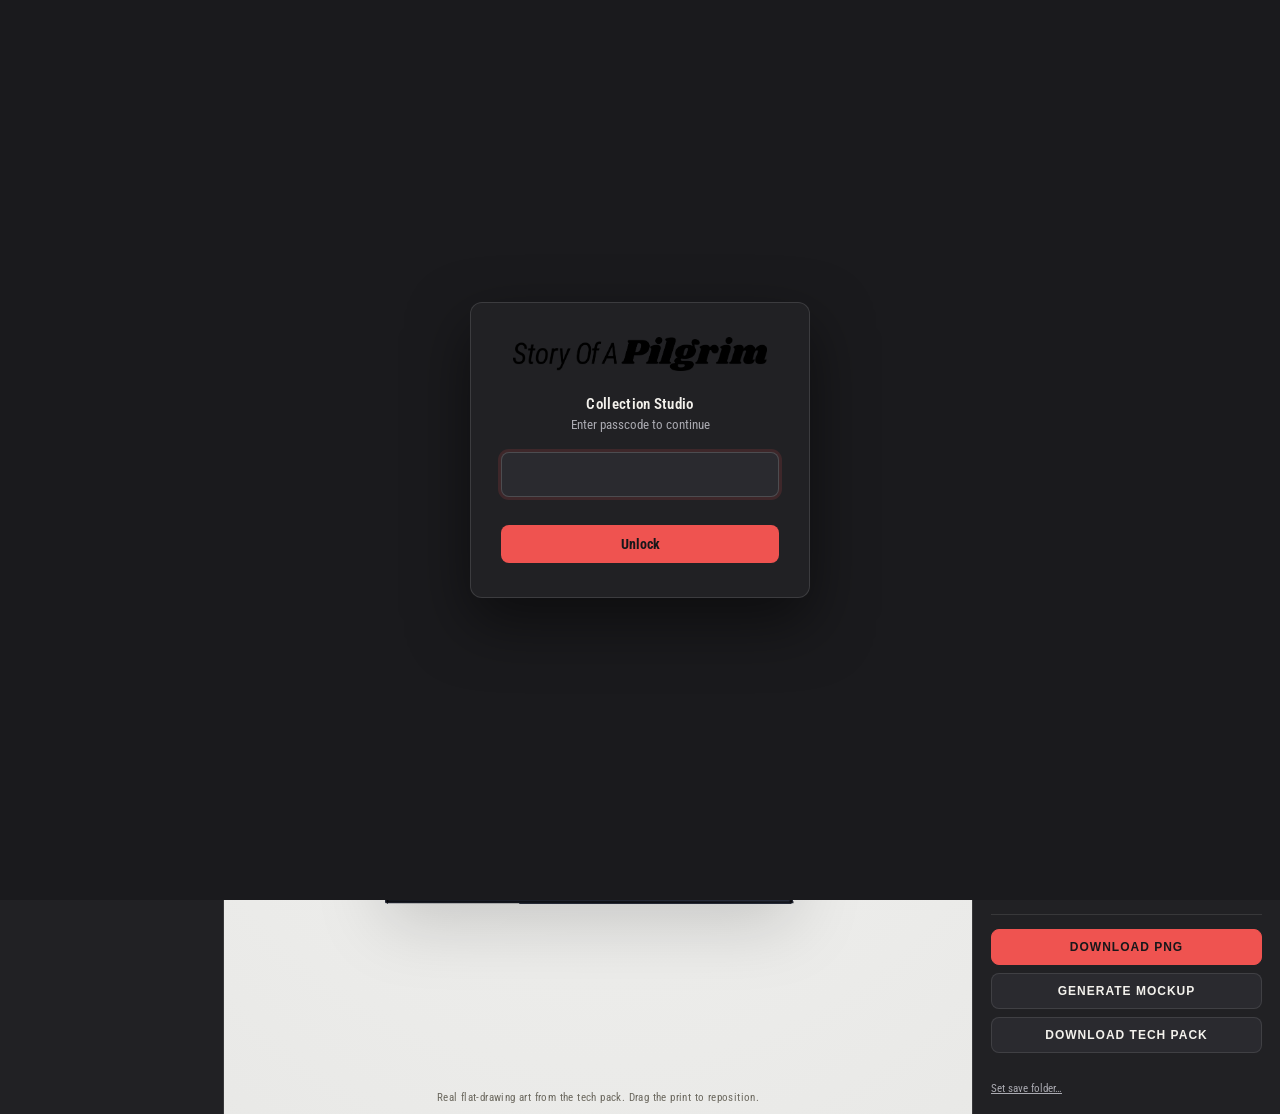
<file: index.html>
<!DOCTYPE html>
<html lang="en">
<head>
<meta charset="UTF-8">
<meta name="viewport" content="width=device-width, initial-scale=1.0">
<title>SOAP Collection Studio</title>
<link rel="preconnect" href="https://fonts.googleapis.com">
<link href="https://fonts.googleapis.com/css2?family=Roboto+Condensed:ital,wght@0,400;0,600;0,700;1,400&family=Shrikhand&display=swap" rel="stylesheet">
<link rel="stylesheet" href="style-dark.css">
</head>
<body>

<!-- ============================================================
     Access gate. Simple client-side passcode.
     NOTE: this is a light deterrent only, not real security.
     The passcode lives in this file, which is public on GitHub.
     ============================================================ -->
<div id="accessGate" style="position:fixed; inset:0; z-index:9999; display:flex; align-items:center; justify-content:center; background:#1a1a1d;">
  <div style="width:min(340px,86vw); background:var(--chrome-1,#212124); border:1px solid rgba(255,255,255,.12); border-radius:12px; padding:34px 30px; text-align:center; box-shadow:0 24px 60px rgba(0,0,0,.5);">
    <img src="assets/logo.png" alt="Story Of A Pilgrim" style="height:34px; width:auto; margin-bottom:20px;">
    <div style="color:#f3f1ec; font-family:'Roboto Condensed',sans-serif; font-weight:600; font-size:15px; letter-spacing:.02em; margin-bottom:4px;">Collection Studio</div>
    <div style="color:#aaaab1; font-family:'Roboto Condensed',sans-serif; font-size:13px; margin-bottom:20px;">Enter passcode to continue</div>
    <input type="password" id="gateInput" inputmode="numeric" autocomplete="off" spellcheck="false"
           style="width:100%; box-sizing:border-box; text-align:center; letter-spacing:.4em; font-size:18px; padding:11px 12px; border-radius:8px; border:1px solid rgba(255,255,255,.16); background:#2a2a2f; color:#f3f1ec; outline:none;">
    <div id="gateError" style="height:16px; margin:8px 0 4px; color:#ff6a63; font-family:'Roboto Condensed',sans-serif; font-size:12px;"></div>
    <button id="gateBtn" style="width:100%; padding:11px 12px; border:none; border-radius:8px; background:#ef5350; color:#17171a; font-family:'Roboto Condensed',sans-serif; font-weight:700; font-size:14px; cursor:pointer;">Unlock</button>
  </div>
</div>
<script>
(function () {
  var PASSCODE = "4015";
  var gate  = document.getElementById("accessGate");
  var input = document.getElementById("gateInput");
  var btn   = document.getElementById("gateBtn");
  var err   = document.getElementById("gateError");
  if (sessionStorage.getItem("cs_unlocked") === "1") { gate.remove(); return; }
  document.documentElement.style.overflow = "hidden";
  function tryUnlock() {
    if (input.value === PASSCODE) {
      sessionStorage.setItem("cs_unlocked", "1");
      document.documentElement.style.overflow = "";
      gate.remove();
    } else {
      err.textContent = "Incorrect passcode.";
      input.value = "";
      input.focus();
    }
  }
  btn.addEventListener("click", tryUnlock);
  input.addEventListener("keydown", function (e) { if (e.key === "Enter") tryUnlock(); });
  input.focus();
})();
</script>

<header class="topbar">
  <img src="assets/logo.png" alt="Story Of A Pilgrim">
  <h1>Collection Studio</h1>
  <span class="tag">Recolor &middot; Print &middot; Spec</span>
</header>

<div class="layout">

  <div class="panel left">
    <div class="section-title">Collection</div>
    <ul class="garment-list" id="garmentList"></ul>

    <div class="section-title" style="margin-top:20px;">Size</div>
    <div class="size-row" id="sizeRow"></div>

    <div class="section-title" style="margin-top:20px;">View</div>
    <div class="view-toggle" id="viewToggle"></div>
  </div>

  <div class="stage-wrap">
    <canvas id="stageCanvas"></canvas>
    <div class="stage-caption">Real flat-drawing art from the tech pack. Drag the print to reposition.</div>
  </div>

  <div class="panel right">
    <div class="tabs">
      <button class="tab-btn active" data-tab="color">Color</button>
      <button class="tab-btn" data-tab="print">Print</button>
      <button class="tab-btn" data-tab="measure">Measure</button>
      <button class="tab-btn" data-tab="fabric">Fabric</button>
      <button class="tab-btn" data-tab="seams">Seams</button>
      <button class="tab-btn" data-tab="save">Save</button>
    </div>

    <div class="tab-panel active" id="tab-color">
      <div class="colorway-chip" id="colorwayChip"></div>
      <div id="printColorwayChips"></div>
      <div class="section-title">Brand swatches</div>
      <div class="swatch-grid" id="swatchGrid"></div>
      <div class="section-title">Custom color</div>
      <div class="color-input-row">
        <input type="color" id="colorPicker">
        <input type="text" id="colorHex" maxlength="7" spellcheck="false">
      </div>
      <p class="hint">Pick any RGB/hex color, including one read off a physical Pantone book. Screen color is approximate; production always matches the Pantone TCX code, not the hex.</p>
      <button class="btn secondary" id="resetColorBtn">Reset to locked colorway</button>
    </div>

    <div class="tab-panel" id="tab-print">
      <p class="hint">Upload artwork or add the SOAP wordmark. Works independently on front and back: use the View toggle on the left to switch sides, artwork you add stays on whichever side was active. Click a layer to select it, drag on the garment to reposition.</p>
      <label class="btn" for="printUpload">Add artwork</label>
      <input type="file" id="printUpload" accept="image/*" multiple>
      <button class="btn secondary" id="useLogoBtn">Add SOAP logo</button>

      <div class="section-title" style="margin-top:18px;">Add text</div>
      <div class="color-input-row">
        <input type="text" id="printTextInput" placeholder="Type text to print…" maxlength="80" spellcheck="false" style="flex:1; font-family:inherit;">
      </div>
      <div class="color-input-row" style="margin-bottom:4px;">
        <select id="printFontSelect" style="flex:1;"></select>
        <button type="button" class="btn" id="addTextBtn" style="width:auto; margin:0; white-space:nowrap; padding:9px 14px;">Add</button>
      </div>
      <p class="hint">Pick a font, type your text, hit Add. It drops on as a print layer you can recolor, scale, rotate and place like artwork.</p>

      <div class="section-title" id="layersHeading" style="margin-top:18px;">Layers</div>
      <p class="hint" id="layerEmpty">No artwork added yet.</p>
      <ul class="layer-list" id="layerList"></ul>

      <div id="printControls" style="display:none;">
        <div id="textEditGroup" style="display:none;">
          <div class="section-title">Text</div>
          <div class="color-input-row">
            <input type="text" id="editTextInput" placeholder="Edit text…" maxlength="80" spellcheck="false" style="flex:1; font-family:inherit;">
          </div>
          <div class="color-input-row">
            <select id="editFontSelect" style="flex:1;"></select>
          </div>
          <div class="color-input-row" style="margin-bottom:14px; align-items:center;">
            <select id="editWeightSelect" style="flex:1;"></select>
            <label class="italic-toggle"><input type="checkbox" id="editItalic"><span>Italic</span></label>
          </div>
        </div>
        <div class="section-title">Print method</div>
        <div class="method-toggle" id="methodToggle">
          <button type="button" data-method="embroidery">Embroidery</button>
          <button type="button" data-method="screen">Screen Printing</button>
        </div>

        <div class="section-title">Print color</div>
        <div class="swatch-grid" id="printSwatchGrid"></div>
        <div class="color-input-row">
          <input type="color" id="printColorPicker">
          <input type="text" id="printColorHex" maxlength="7" spellcheck="false" placeholder="original colors">
        </div>
        <button class="btn secondary" id="resetPrintColorBtn">Use original colors</button>

        <div class="slider-row" style="margin-top:16px;">
          <label><span>Scale</span><span id="printScaleVal"></span></label>
          <input type="range" id="printScale" min="0.2" max="2.5" step="0.01">
        </div>
        <div class="slider-row">
          <label><span>Rotation</span><span id="printRotationVal"></span></label>
          <input type="range" id="printRotation" min="-180" max="180" step="1">
        </div>
        <div class="slider-row">
          <label><span>Opacity</span><span id="printOpacityVal"></span></label>
          <input type="range" id="printOpacity" min="0.1" max="1" step="0.01">
        </div>
        <p class="hint" id="printPlacementInfo" style="margin:0 0 12px;"></p>
        <button class="btn danger" id="removePrintBtn">Remove layer</button>
      </div>
    </div>

    <div class="tab-panel" id="tab-measure">
      <div class="section-title">Date</div>
      <div class="color-input-row">
        <input type="date" id="dateInput">
      </div>
      <p class="hint">Defaults to today. Edit it if the tech pack needs to carry a different date.</p>

      <div class="section-title">Reference number</div>
      <div class="color-input-row">
        <input type="text" id="refNoInput" placeholder="e.g. 1">
      </div>
      <p class="hint">Defaults to this garment's locked collection ref. Edit it to identify this specific custom variant on the tech pack header.</p>

      <div class="section-title">Fabric</div>
      <div class="color-input-row">
        <select id="fabricInput"></select>
        <input type="number" id="gsmInput" min="0" step="1" placeholder="GSM, e.g. 500">
      </div>
      <p class="hint">Fabric construction and grams per square metre. Both print on the tech pack's header block once downloaded.</p>

      <div class="section-title">Wash / finish</div>
      <div class="color-input-row">
        <select id="washInput"></select>
      </div>
      <p class="hint">Garment wash / dye finish. Prints in the tech pack header. "Raw" means no wash.</p>

      <div class="section-title">Point of measure (cm)</div>
      <div id="measureTable"></div>
      <div class="pom-note" id="measureNote"></div>
    </div>

    <div class="tab-panel" id="tab-fabric">
      <p class="hint">GSM measures density, not quality. These are the fields that decide whether a 500 GSM piece reads premium or cheap, and they are exactly what factories substitute when a tech pack stays silent. Everything here prints on the tech pack's <strong>Fabric &amp; Finishing</strong> page.</p>
      <div class="color-input-row" style="gap:8px;">
        <button type="button" class="btn secondary" id="fabricSpecResetBtn" style="margin:0;">Reset to premium spec</button>
      </div>
      <div id="fabricSpecFields"></div>
      <div class="section-title" style="margin-top:20px;">Required with the sample</div>
      <ul class="layer-list" id="fabricSpecRequirements"></ul>
      <p class="hint">These print under the spec table. Without them the spec is a claim, not a verified fact.</p>
    </div>

    <div class="tab-panel" id="tab-seams">
      <p class="hint">Pick the seam finish for each construction point. Each one prints on the tech pack's Seam Finish page: a photo reference plus a callout arrow to that part of the flat drawing.</p>
      <div id="seamList"></div>
    </div>

    <div class="tab-panel" id="tab-save">
      <p class="hint">Save this color + print setup under a name so you can reopen or re-export it later. Saved on this computer only.</p>
      <div class="color-input-row">
        <input type="text" id="designNameInput" placeholder="Design name" style="flex:1;">
      </div>
      <button class="btn" id="saveDesignBtn">Save current design</button>

      <div class="section-title" style="margin-top:20px;">Saved designs</div>
      <p class="hint" id="designEmpty">No saved designs yet.</p>
      <ul class="layer-list" id="designList"></ul>
    </div>

    <div style="margin-top:22px; border-top:1px solid var(--hairline); padding-top:14px;">
      <button class="btn" id="downloadBtn">Download PNG</button>
      <button class="btn secondary" id="mockupBtn">Generate Mockup</button>
      <button class="btn secondary" id="downloadTechpackBtn">Download Tech Pack</button>
      <p class="hint" id="techpackStatus" style="margin-top:8px;"></p>
      <button type="button" id="techpackFolderBtn" class="linklike" style="display:none;">Change save folder…</button>
    </div>
  </div>

</div>

<script src="placement.js"></script>
<script src="data.js"></script>
<script src="app.js"></script>
</body>
</html>
</file>
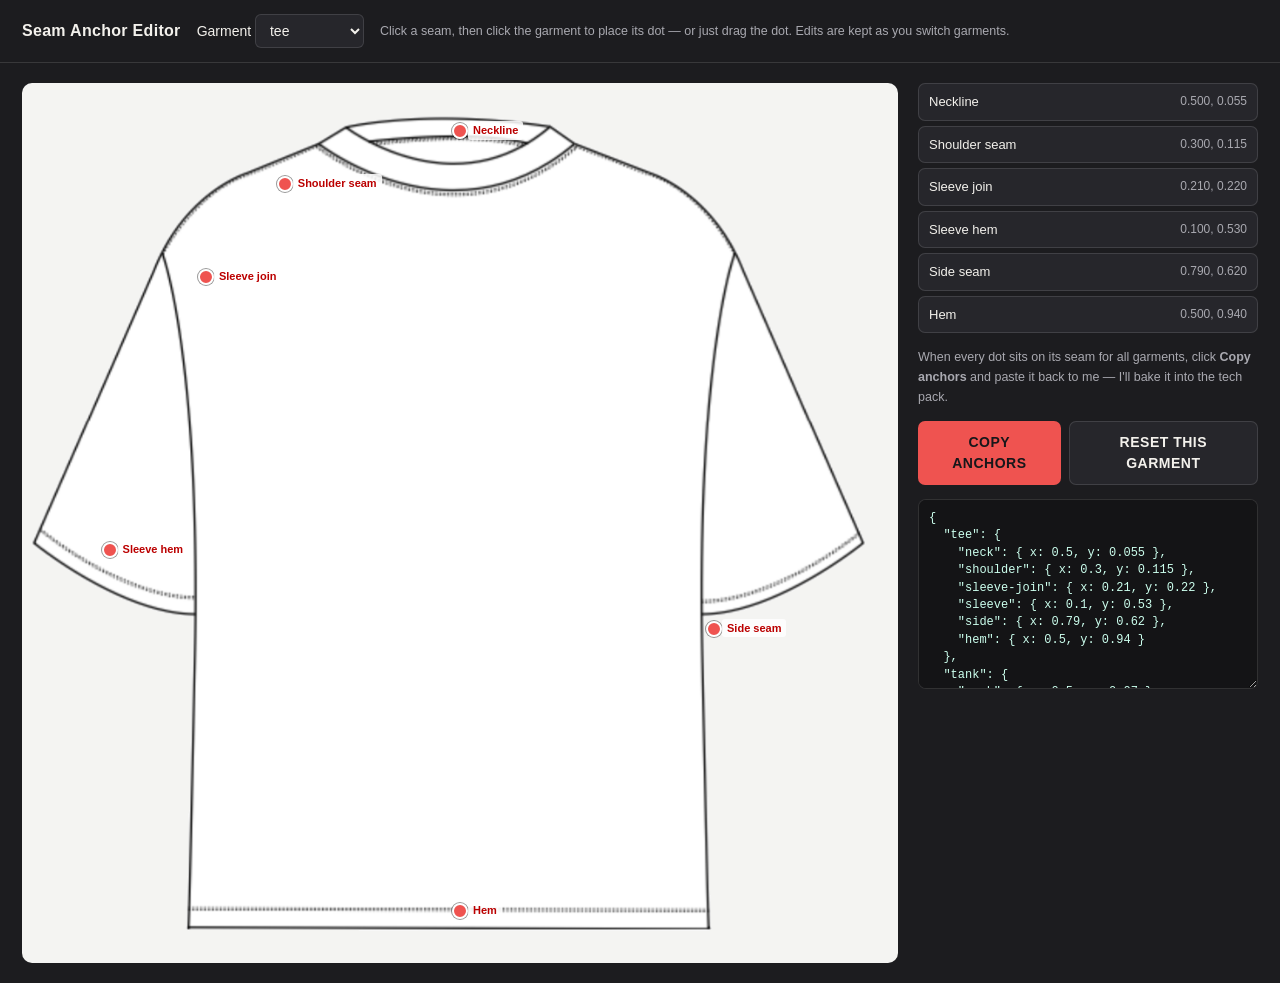
<file: anchor-editor.html>
<!DOCTYPE html>
<html lang="en">
<head>
<meta charset="UTF-8">
<meta name="viewport" content="width=device-width, initial-scale=1.0">
<title>SOAP — Seam Anchor Editor</title>
<style>
  :root { color-scheme: dark; --bg:#1c1c1f; --panel:#26262b; --line:rgba(255,255,255,.12);
    --ink:#f3f1ec; --muted:#a9a9b0; --signal:#ef5350; }
  * { box-sizing: border-box; }
  body { margin:0; background:var(--bg); color:var(--ink); font:14px/1.5 'Roboto Condensed','Helvetica Neue',Arial,sans-serif; }
  header { padding:14px 22px; border-bottom:1px solid var(--line); display:flex; align-items:center; gap:16px; flex-wrap:wrap; }
  header h1 { font-size:16px; margin:0; letter-spacing:.3px; }
  select { background:var(--panel); color:var(--ink); border:1px solid var(--line); border-radius:6px; padding:7px 10px; font:inherit; cursor:pointer; }
  .wrap { display:grid; grid-template-columns: minmax(360px,1fr) 340px; gap:20px; padding:20px 22px; align-items:start; }
  .stage { position:relative; background:#f4f4f2; border-radius:10px; overflow:hidden; user-select:none; touch-action:none; }
  .stage img { display:block; width:100%; height:auto; pointer-events:none; }
  .dot { position:absolute; width:16px; height:16px; margin:-8px 0 0 -8px; border-radius:50%;
    background:var(--signal); border:2px solid #fff; box-shadow:0 0 0 1px rgba(0,0,0,.4); cursor:grab; z-index:2; }
  .dot.sel { width:20px; height:20px; margin:-10px 0 0 -10px; box-shadow:0 0 0 3px rgba(239,83,80,.4); }
  .dot .tag { position:absolute; left:14px; top:-4px; white-space:nowrap; font-size:11px; font-weight:700;
    color:#b00; background:rgba(255,255,255,.85); padding:1px 5px; border-radius:3px; pointer-events:none; }
  .side { display:flex; flex-direction:column; gap:14px; }
  .parts { display:flex; flex-direction:column; gap:5px; }
  .part { display:flex; justify-content:space-between; gap:8px; padding:8px 10px; border:1px solid var(--line);
    background:var(--panel); border-radius:7px; cursor:pointer; font-size:13px; }
  .part.sel { border-color:var(--signal); background:rgba(239,83,80,.12); }
  .part .co { color:var(--muted); font-variant-numeric:tabular-nums; font-size:12px; }
  .hint { color:var(--muted); font-size:12.5px; line-height:1.6; }
  textarea { width:100%; height:190px; background:#141416; color:#cfe; border:1px solid var(--line);
    border-radius:8px; padding:10px; font:12px/1.45 'SFMono-Regular',ui-monospace,monospace; resize:vertical; }
  button { background:var(--signal); color:#17171a; border:none; border-radius:7px; padding:10px 14px;
    font:inherit; font-weight:700; letter-spacing:.5px; text-transform:uppercase; cursor:pointer; }
  button.ghost { background:var(--panel); color:var(--ink); border:1px solid var(--line); }
  .row { display:flex; gap:8px; }
  code { background:#141416; padding:1px 5px; border-radius:4px; }
</style>
</head>
<body>
<header>
  <h1>Seam Anchor Editor</h1>
  <label>Garment
    <select id="silSel"></select>
  </label>
  <span class="hint">Click a seam, then click the garment to place its dot — or just drag the dot. Edits are kept as you switch garments.</span>
</header>

<div class="wrap">
  <div class="stage" id="stage">
    <img id="flat" alt="">
  </div>
  <div class="side">
    <div class="parts" id="parts"></div>
    <div class="hint">When every dot sits on its seam for all garments, click <b>Copy anchors</b> and paste it back to me — I'll bake it into the tech pack.</div>
    <div class="row">
      <button id="copyBtn">Copy anchors</button>
      <button class="ghost" id="resetBtn">Reset this garment</button>
    </div>
    <textarea id="out" readonly spellcheck="false"></textarea>
  </div>
</div>

<script>
const REP = { tee:'tee-navy', tank:'tank', longsleeve:'longsleeve', crewneck:'crewneck', hoodie:'hoodie', jacket:'jacket' };
const LABEL = { neck:'Neckline', 'rib-collar':'Rib collar', shoulder:'Shoulder seam', 'sleeve-join':'Sleeve join',
  sleeve:'Sleeve hem', cuff:'Cuff', armhole:'Armhole', side:'Side seam', hem:'Hem', hood:'Hood', pocket:'Pocket' };
// Current anchors (defaults). Edits override these and persist in localStorage.
const DEFAULTS = {
  tee:{ neck:[0.50,0.055], shoulder:[0.30,0.115], 'sleeve-join':[0.21,0.22], sleeve:[0.10,0.53], side:[0.79,0.62], hem:[0.50,0.94] },
  tank:{ neck:[0.50,0.07], shoulder:[0.33,0.08], armhole:[0.19,0.25], side:[0.79,0.62], hem:[0.50,0.94] },
  longsleeve:{ neck:[0.50,0.05], shoulder:[0.31,0.11], 'sleeve-join':[0.21,0.20], cuff:[0.11,0.92], side:[0.79,0.58], hem:[0.50,0.93] },
  crewneck:{ neck:[0.50,0.05], shoulder:[0.31,0.11], 'sleeve-join':[0.22,0.19], cuff:[0.11,0.88], side:[0.75,0.55], hem:[0.50,0.79] },
  hoodie:{ hood:[0.50,0.06], neck:[0.50,0.19], shoulder:[0.31,0.19], 'sleeve-join':[0.20,0.28], cuff:[0.11,0.89], pocket:[0.38,0.66], hem:[0.50,0.81], side:[0.73,0.55] },
  jacket:{ hood:[0.50,0.07], shoulder:[0.26,0.17], 'sleeve-join':[0.23,0.26], cuff:[0.13,0.87], pocket:[0.36,0.66], hem:[0.50,0.81], side:[0.72,0.60] },
};
const KEY = 'soap_seam_anchors';
let data = load();
let sil = 'tee', selPart = null;

function load(){ try { const o = JSON.parse(localStorage.getItem(KEY)||'null'); if(o) return o; } catch(e){}
  return JSON.parse(JSON.stringify(DEFAULTS)); }
function save(){ localStorage.setItem(KEY, JSON.stringify(data)); }

const silSel = document.getElementById('silSel');
Object.keys(DEFAULTS).forEach(s => { const o=document.createElement('option'); o.value=s; o.textContent=s; silSel.appendChild(o); });
silSel.addEventListener('change', ()=>{ sil=silSel.value; selPart=null; render(); });

const stage = document.getElementById('stage');
const flat = document.getElementById('flat');
const partsEl = document.getElementById('parts');
const out = document.getElementById('out');

function render(){
  flat.src = 'assets/'+REP[sil]+'_front.png';
  [...stage.querySelectorAll('.dot')].forEach(d=>d.remove());
  const parts = data[sil];
  partsEl.innerHTML='';
  Object.keys(parts).forEach(pid=>{
    const [x,y]=parts[pid];
    const dot=document.createElement('div'); dot.className='dot'+(pid===selPart?' sel':''); dot.dataset.pid=pid;
    dot.style.left=(x*100)+'%'; dot.style.top=(y*100)+'%';
    dot.innerHTML='<span class="tag">'+(LABEL[pid]||pid)+'</span>';
    stage.appendChild(dot);
    const row=document.createElement('div'); row.className='part'+(pid===selPart?' sel':''); row.dataset.pid=pid;
    row.innerHTML='<span>'+(LABEL[pid]||pid)+'</span><span class="co">'+x.toFixed(3)+', '+y.toFixed(3)+'</span>';
    row.addEventListener('click', ()=>{ selPart=pid; render(); });
    partsEl.appendChild(row);
  });
  updateOut();
  bindDots();
}

function setAnchor(pid, cx, cy){
  const r = stage.getBoundingClientRect();
  let x = (cx - r.left)/r.width, y = (cy - r.top)/r.height;
  x = Math.max(0, Math.min(1, x)); y = Math.max(0, Math.min(1, y));
  data[sil][pid] = [Math.round(x*1000)/1000, Math.round(y*1000)/1000];
  save(); render();
}

function bindDots(){
  stage.querySelectorAll('.dot').forEach(dot=>{
    dot.addEventListener('pointerdown', e=>{
      e.preventDefault(); const pid=dot.dataset.pid; selPart=pid;
      dot.setPointerCapture(e.pointerId);
      const move=ev=>setAnchor(pid, ev.clientX, ev.clientY);
      const up=()=>{ dot.removeEventListener('pointermove',move); dot.removeEventListener('pointerup',up); };
      dot.addEventListener('pointermove',move); dot.addEventListener('pointerup',up);
    });
  });
}

// Click on the stage (not on a dot) to place the selected seam there.
stage.addEventListener('pointerdown', e=>{
  if(e.target.classList.contains('dot') || e.target.classList.contains('tag')) return;
  if(!selPart) return;
  setAnchor(selPart, e.clientX, e.clientY);
});

function updateOut(){
  const lines = Object.keys(data).map(s=>{
    const parts = Object.keys(data[s]).map(p=>`    "${p}": { x: ${data[s][p][0]}, y: ${data[s][p][1]} }`).join(',\n');
    return `  "${s}": {\n${parts}\n  }`;
  }).join(',\n');
  out.value = '{\n'+lines+'\n}';
}

document.getElementById('copyBtn').addEventListener('click', ()=>{
  out.select(); navigator.clipboard.writeText(out.value).then(()=>{
    const b=document.getElementById('copyBtn'); b.textContent='Copied ✓'; setTimeout(()=>b.textContent='Copy anchors',1200);
  });
});
document.getElementById('resetBtn').addEventListener('click', ()=>{
  data[sil] = JSON.parse(JSON.stringify(DEFAULTS[sil])); save(); render();
});

render();
</script>
</body>
</html>
</file>
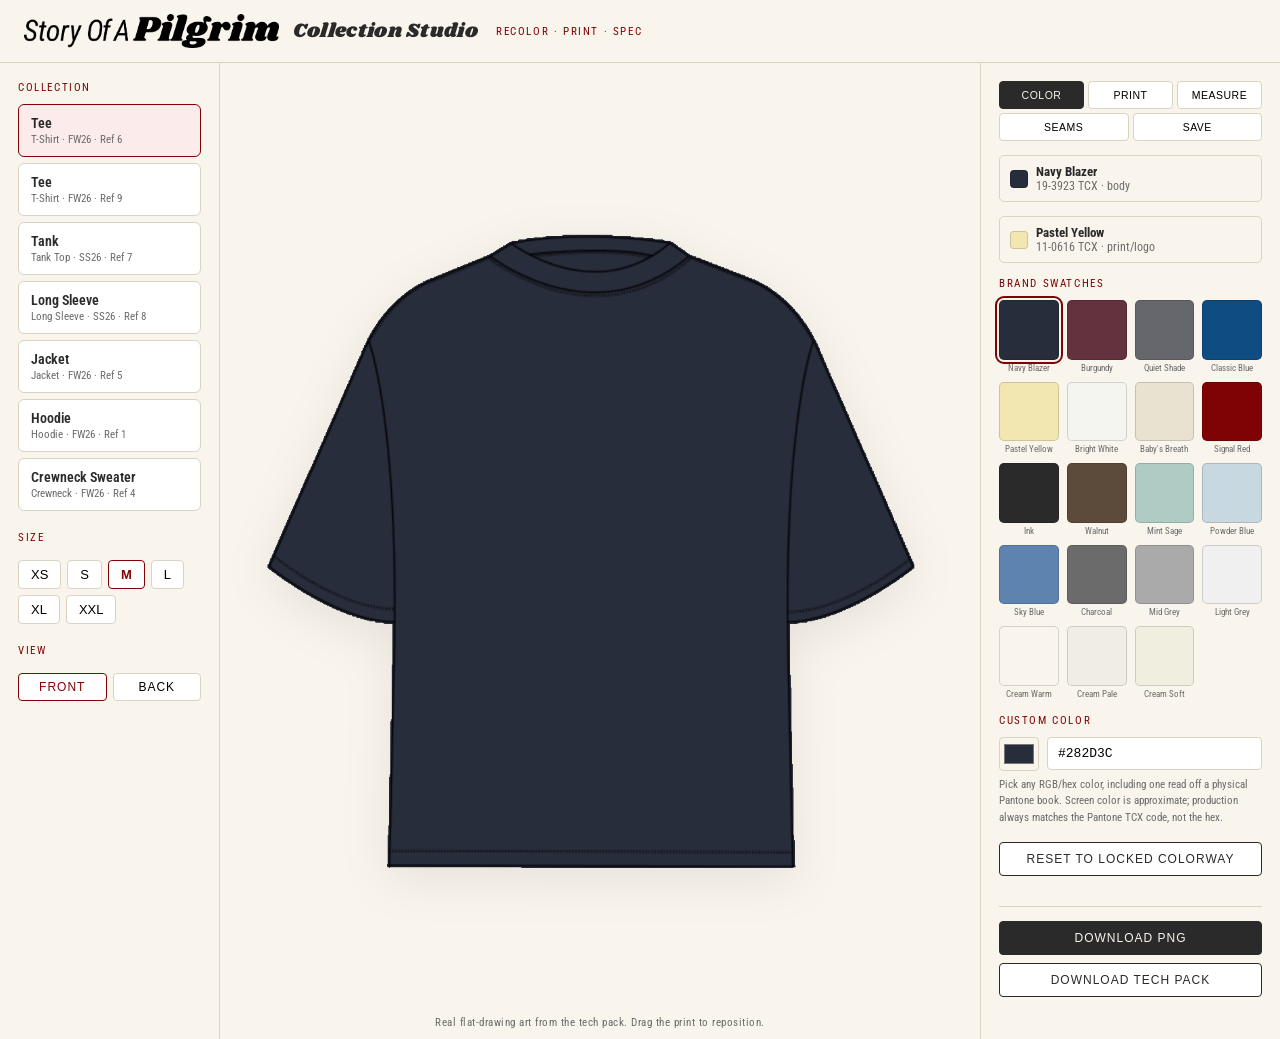
<file: index-classic.html>
<!DOCTYPE html>
<html lang="en">
<head>
<meta charset="UTF-8">
<meta name="viewport" content="width=device-width, initial-scale=1.0">
<title>SOAP Collection Studio</title>
<link rel="preconnect" href="https://fonts.googleapis.com">
<link href="https://fonts.googleapis.com/css2?family=Roboto+Condensed:ital,wght@0,400;0,600;0,700;1,400&family=Shrikhand&display=swap" rel="stylesheet">
<link rel="stylesheet" href="style.css">
</head>
<body>

<header class="topbar">
  <img src="assets/logo.png" alt="Story Of A Pilgrim">
  <h1>Collection Studio</h1>
  <span class="tag">Recolor &middot; Print &middot; Spec</span>
</header>

<div class="layout">

  <div class="panel left">
    <div class="section-title">Collection</div>
    <ul class="garment-list" id="garmentList"></ul>

    <div class="section-title" style="margin-top:20px;">Size</div>
    <div class="size-row" id="sizeRow"></div>

    <div class="section-title" style="margin-top:20px;">View</div>
    <div class="view-toggle" id="viewToggle"></div>
  </div>

  <div class="stage-wrap">
    <canvas id="stageCanvas"></canvas>
    <div class="stage-caption">Real flat-drawing art from the tech pack. Drag the print to reposition.</div>
  </div>

  <div class="panel right">
    <div class="tabs">
      <button class="tab-btn active" data-tab="color">Color</button>
      <button class="tab-btn" data-tab="print">Print</button>
      <button class="tab-btn" data-tab="measure">Measure</button>
      <button class="tab-btn" data-tab="seams">Seams</button>
      <button class="tab-btn" data-tab="save">Save</button>
    </div>

    <div class="tab-panel active" id="tab-color">
      <div class="colorway-chip" id="colorwayChip"></div>
      <div id="printColorwayChips"></div>
      <div class="section-title">Brand swatches</div>
      <div class="swatch-grid" id="swatchGrid"></div>
      <div class="section-title">Custom color</div>
      <div class="color-input-row">
        <input type="color" id="colorPicker">
        <input type="text" id="colorHex" maxlength="7" spellcheck="false">
      </div>
      <p class="hint">Pick any RGB/hex color, including one read off a physical Pantone book. Screen color is approximate; production always matches the Pantone TCX code, not the hex.</p>
      <button class="btn secondary" id="resetColorBtn">Reset to locked colorway</button>
    </div>

    <div class="tab-panel" id="tab-print">
      <p class="hint">Upload artwork or add the SOAP wordmark. Works independently on front and back: use the View toggle on the left to switch sides, artwork you add stays on whichever side was active. Click a layer to select it, drag on the garment to reposition.</p>
      <label class="btn" for="printUpload">Add artwork</label>
      <input type="file" id="printUpload" accept="image/*" multiple>
      <button class="btn secondary" id="useLogoBtn">Add SOAP logo</button>

      <div class="section-title" style="margin-top:18px;">Add text</div>
      <div class="color-input-row">
        <input type="text" id="printTextInput" placeholder="Type text to print…" maxlength="80" spellcheck="false" style="flex:1; font-family:inherit;">
      </div>
      <div class="color-input-row" style="margin-bottom:4px;">
        <select id="printFontSelect" style="flex:1;"></select>
        <button type="button" class="btn" id="addTextBtn" style="width:auto; margin:0; white-space:nowrap; padding:9px 14px;">Add</button>
      </div>
      <p class="hint">Pick a font, type your text, hit Add. It drops on as a print layer you can recolor, scale, rotate and place like artwork.</p>

      <div class="section-title" id="layersHeading" style="margin-top:18px;">Layers</div>
      <p class="hint" id="layerEmpty">No artwork added yet.</p>
      <ul class="layer-list" id="layerList"></ul>

      <div id="printControls" style="display:none;">
        <div id="textEditGroup" style="display:none;">
          <div class="section-title">Text</div>
          <div class="color-input-row">
            <input type="text" id="editTextInput" placeholder="Edit text…" maxlength="80" spellcheck="false" style="flex:1; font-family:inherit;">
          </div>
          <div class="color-input-row">
            <select id="editFontSelect" style="flex:1;"></select>
          </div>
          <div class="color-input-row" style="margin-bottom:14px; align-items:center;">
            <select id="editWeightSelect" style="flex:1;"></select>
            <label class="italic-toggle"><input type="checkbox" id="editItalic"><span>Italic</span></label>
          </div>
        </div>
        <div class="section-title">Print method</div>
        <div class="method-toggle" id="methodToggle">
          <button type="button" data-method="embroidery">Embroidery</button>
          <button type="button" data-method="screen">Screen Printing</button>
        </div>

        <div class="section-title">Print color</div>
        <div class="swatch-grid" id="printSwatchGrid"></div>
        <div class="color-input-row">
          <input type="color" id="printColorPicker">
          <input type="text" id="printColorHex" maxlength="7" spellcheck="false" placeholder="original colors">
        </div>
        <button class="btn secondary" id="resetPrintColorBtn">Use original colors</button>

        <div class="slider-row" style="margin-top:16px;">
          <label><span>Scale</span><span id="printScaleVal"></span></label>
          <input type="range" id="printScale" min="0.2" max="2.5" step="0.01">
        </div>
        <div class="slider-row">
          <label><span>Rotation</span><span id="printRotationVal"></span></label>
          <input type="range" id="printRotation" min="-180" max="180" step="1">
        </div>
        <div class="slider-row">
          <label><span>Opacity</span><span id="printOpacityVal"></span></label>
          <input type="range" id="printOpacity" min="0.1" max="1" step="0.01">
        </div>
        <p class="hint" id="printPlacementInfo" style="margin:0 0 12px;"></p>
        <button class="btn danger" id="removePrintBtn">Remove layer</button>
      </div>
    </div>

    <div class="tab-panel" id="tab-measure">
      <div class="section-title">Date</div>
      <div class="color-input-row">
        <input type="date" id="dateInput">
      </div>
      <p class="hint">Defaults to today. Edit it if the tech pack needs to carry a different date.</p>

      <div class="section-title">Reference number</div>
      <div class="color-input-row">
        <input type="text" id="refNoInput" placeholder="e.g. 1">
      </div>
      <p class="hint">Defaults to this garment's locked collection ref. Edit it to identify this specific custom variant on the tech pack header.</p>

      <div class="section-title">Fabric</div>
      <div class="color-input-row">
        <select id="fabricInput"></select>
        <input type="number" id="gsmInput" min="0" step="1" placeholder="GSM, e.g. 500">
      </div>
      <p class="hint">Fabric construction and grams per square metre. Both print on the tech pack's header block once downloaded.</p>

      <div class="section-title">Wash / finish</div>
      <div class="color-input-row">
        <select id="washInput"></select>
      </div>
      <p class="hint">Garment wash / dye finish. Prints in the tech pack header. "Raw" means no wash.</p>

      <div class="section-title">Point of measure (cm)</div>
      <div id="measureTable"></div>
      <div class="pom-note" id="measureNote"></div>
    </div>

    <div class="tab-panel" id="tab-seams">
      <p class="hint">Pick the seam finish for each construction point. Each one prints on the tech pack's Seam Finish page: a photo reference plus a callout arrow to that part of the flat drawing.</p>
      <div id="seamList"></div>
    </div>

    <div class="tab-panel" id="tab-save">
      <p class="hint">Save this color + print setup under a name so you can reopen or re-export it later. Saved on this computer only.</p>
      <div class="color-input-row">
        <input type="text" id="designNameInput" placeholder="Design name" style="flex:1;">
      </div>
      <button class="btn" id="saveDesignBtn">Save current design</button>

      <div class="section-title" style="margin-top:20px;">Saved designs</div>
      <p class="hint" id="designEmpty">No saved designs yet.</p>
      <ul class="layer-list" id="designList"></ul>
    </div>

    <div style="margin-top:22px; border-top:1px solid var(--hairline); padding-top:14px;">
      <button class="btn" id="downloadBtn">Download PNG</button>
      <button class="btn secondary" id="downloadTechpackBtn">Download Tech Pack</button>
      <p class="hint" id="techpackStatus" style="margin-top:8px;"></p>
      <button type="button" id="techpackFolderBtn" class="linklike" style="display:none;">Change save folder…</button>
    </div>
  </div>

</div>

<script src="data.js"></script>
<script src="app.js"></script>
</body>
</html>
</file>
<file: style-dark.css>
/* =========================================================================
   Collection Studio — Direction A: Dark Studio Chrome (PREVIEW)
   Non-destructive alternate theme. Loaded only by index-a.html.
   Same markup + JS as the live app; this file restyles it end to end.
   Logo stays untouched on a light topbar; side panels are dark tool chrome;
   the garment sits on a neutral light stage so its color reads true.
   ========================================================================= */

:root {
  color-scheme: dark;

  /* dark tool chrome */
  --chrome-1: #212124;   /* panel background */
  --chrome-2: #2a2a2f;   /* raised: items, inputs, cards */
  --chrome-3: #34343b;   /* hover */
  --line:        rgba(255,255,255,.10);
  --line-strong: rgba(255,255,255,.17);
  --hairline:    rgba(255,255,255,.10); /* back-compat for inline var() in markup */

  /* light surfaces */
  --header: #f0eee9;
  --header-line: #dcd7cd;
  --stage-hi: #f4f4f2;
  --stage-lo: #e4e4e2;

  /* ink */
  --ink:   #f3f1ec;   /* primary text on dark */
  --muted: #aaaab1;   /* secondary text on dark (>=4.5:1) */
  --faint: #85858c;   /* tertiary on dark */
  --ink-dark:   #20201e; /* text on light surfaces */
  --muted-dark: #6c695f; /* secondary text on light */

  /* accent — one red, lifted from the brand oxblood for dark-mode contrast */
  --signal:        #ef5350; /* JS reads var(--signal) for error status text */
  --signal-strong: #ff6a63;
  --signal-deep:   #7f0304; /* true brand oxblood, for use on LIGHT surfaces */
  --on-signal:     #17171a; /* text on an accent fill */
  --signal-tint:   rgba(239,83,80,.14);

  --radius: 8px;
}

* { box-sizing: border-box; }

html, body {
  margin: 0;
  padding: 0;
  background: var(--chrome-1);
  color: var(--ink);
  font-family: 'Roboto Condensed', 'Helvetica Neue', Arial, sans-serif;
  -webkit-font-smoothing: antialiased;
}

/* ---------- Topbar (dark, matches the side panels) ----------
   Logo is the black wordmark reversed to white via invert (approved as the
   reversed variant for the dark UI — the original file is never modified). */
header.topbar {
  display: flex;
  align-items: center;
  gap: 14px;
  padding: 13px 24px;
  background: var(--chrome-1);
  border-bottom: 1px solid var(--line);
}
header.topbar img { height: 34px; width: auto; filter: invert(1); }
header.topbar h1 {
  font-family: 'Shrikhand', cursive;
  font-size: 20px;
  font-weight: 400;
  margin: 0;
  letter-spacing: 0.3px;
  color: var(--ink);
}
header.topbar .tag {
  font-size: 11px;
  letter-spacing: 1.6px;
  text-transform: uppercase;
  color: var(--signal);
  margin-left: 4px;
}

/* ---------- Layout ---------- */
.layout {
  display: grid;
  grid-template-columns: 224px minmax(320px, 1fr) 308px;
  gap: 0;
  min-height: calc(100vh - 63px);
}

@media (max-width: 860px) {
  .layout { grid-template-columns: 1fr; }
  .panel.left, .panel.right { border: none; border-bottom: 1px solid var(--line); }
}

/* Topbar wraps gracefully on narrow screens so the wordmark never clips */
@media (max-width: 560px) {
  header.topbar { flex-wrap: wrap; gap: 6px 12px; padding: 12px 16px; }
  header.topbar img { height: 26px; }
  header.topbar h1 { font-size: 17px; }
  header.topbar .tag { flex-basis: 100%; margin-left: 0; }
}

.panel {
  padding: 18px;
  overflow-y: auto;
  background: var(--chrome-1);
}
.panel.left  { border-right: 1px solid var(--line); }
.panel.right { border-left: 1px solid var(--line); }

.section-title {
  font-size: 10px;
  letter-spacing: 1.5px;
  text-transform: uppercase;
  color: var(--muted);
  font-weight: 600;
  margin: 0 0 10px;
}

/* ---------- Garment list ---------- */
.garment-list { list-style: none; margin: 0; padding: 0; display: flex; flex-direction: column; gap: 6px; }

.garment-item {
  border: 1px solid var(--line);
  background: var(--chrome-2);
  border-radius: var(--radius);
  padding: 11px 13px;
  cursor: pointer;
  transition: border-color .15s ease, background .15s ease, transform .08s ease;
}
.garment-item:hover { border-color: var(--line-strong); background: var(--chrome-3); }
.garment-item:active { transform: translateY(1px); }
.garment-item.active { border-color: var(--signal); background: var(--signal-tint); }
.garment-item .name { font-weight: 600; font-size: 14px; color: var(--ink); }
.garment-item .meta { font-size: 11px; color: var(--muted); margin-top: 2px; }

/* ---------- Size + view ---------- */
.size-row { display: flex; gap: 6px; margin-top: 16px; flex-wrap: wrap; }
.size-btn {
  border: 1px solid var(--line);
  background: var(--chrome-2);
  color: var(--ink);
  border-radius: 6px;
  padding: 6px 13px;
  font-size: 13px;
  cursor: pointer;
  transition: border-color .15s ease, color .15s ease;
}
.size-btn:hover { border-color: var(--line-strong); }
.size-btn.active { border-color: var(--signal); color: var(--signal); background: transparent; font-weight: 700; }
.size-btn:disabled { opacity: 0.3; cursor: not-allowed; }

.view-toggle { display: flex; gap: 6px; margin-top: 16px; }
.view-toggle button {
  flex: 1;
  border: 1px solid var(--line);
  background: var(--chrome-2);
  color: var(--muted);
  border-radius: 6px;
  padding: 7px 0;
  font-size: 12px;
  cursor: pointer;
  text-transform: uppercase;
  letter-spacing: 1px;
  transition: border-color .15s ease, color .15s ease;
}
.view-toggle button:hover { color: var(--ink); border-color: var(--line-strong); }
.view-toggle button.active { border-color: var(--signal); color: var(--signal); }

/* ---------- Stage (light neutral, true color) ---------- */
.stage-wrap {
  display: flex;
  align-items: center;
  justify-content: center;
  padding: 24px;
  position: relative;
  background: radial-gradient(135% 130% at 50% 22%, var(--stage-hi), var(--stage-lo));
}
#stageCanvas {
  max-width: 100%;
  max-height: 76vh;
  width: auto;
  height: auto;
  filter: drop-shadow(0 18px 34px rgba(0,0,0,0.16));
}
#stageCanvas.dragging { cursor: grabbing !important; }
.stage-caption {
  position: absolute;
  bottom: 10px;
  left: 0;
  right: 0;
  text-align: center;
  font-size: 11px;
  color: var(--muted-dark);
  letter-spacing: 0.4px;
}

/* ---------- Tabs ---------- */
.tabs { display: flex; flex-wrap: wrap; gap: 4px; margin-bottom: 16px; }
.tab-btn {
  /* Six tabs will not fit one row in a ~270px panel without clipping
     "Measure", so they wrap 3 + 3. flex-basis 30% forces three per row;
     min-width:0 stops a flex item refusing to shrink below its own text. */
  flex: 1 1 30%;
  min-width: 0;
  border: 1px solid var(--line);
  background: transparent;
  color: var(--muted);
  padding: 7px 0;
  font-size: 10.5px;
  letter-spacing: .5px;
  text-transform: uppercase;
  cursor: pointer;
  border-radius: 7px;
  transition: color .15s ease, border-color .15s ease, background .15s ease;
}
.tab-btn:hover { color: var(--ink); border-color: var(--line-strong); }
.tab-btn.active { background: var(--ink); color: var(--chrome-1); border-color: var(--ink); }

.tab-panel { display: none; }
.tab-panel.active {
  display: block;
  animation: fadeSlide .22s cubic-bezier(.2,.7,.2,1);
}
@keyframes fadeSlide {
  from { opacity: 0; transform: translateY(6px); }
  to   { opacity: 1; transform: none; }
}

/* ---------- Swatches ---------- */
.swatch-grid { display: grid; grid-template-columns: repeat(4, 1fr); gap: 8px; margin-bottom: 14px; }
.swatch {
  aspect-ratio: 1;
  border-radius: 6px;
  box-shadow: inset 0 0 0 1px rgba(255,255,255,0.12);
  cursor: pointer;
  position: relative;
  transition: transform .1s ease;
}
.swatch:hover { transform: scale(1.05); }
.swatch.active { outline: 2px solid var(--signal); outline-offset: 2px; }
.swatch-label {
  font-size: 9px;
  text-align: center;
  margin-top: 3px;
  color: var(--muted);
  line-height: 1.2;
}

/* ---------- Inputs ---------- */
.color-input-row { display: flex; gap: 8px; align-items: center; margin-bottom: 8px; }
.color-input-row input[type="color"] {
  width: 40px; height: 34px; border: 1px solid var(--line); border-radius: 6px; padding: 2px; cursor: pointer; background: var(--chrome-2);
}
.color-input-row input[type="text"],
.color-input-row input[type="number"] {
  padding: 8px 10px; border: 1px solid var(--line); border-radius: 6px; font-size: 13px;
  font-family: 'SFMono-Regular', ui-monospace, monospace; background: var(--chrome-2); color: var(--ink);
}
.color-input-row input[type="text"] { flex: 1; }
.color-input-row input[type="number"] { width: 108px; }
.color-input-row input[type="date"] {
  flex: 1; padding: 8px 10px; border: 1px solid var(--line); border-radius: 6px; font-size: 13px;
  background: var(--chrome-2); color: var(--ink); font-family: inherit;
}
.color-input-row select {
  flex: 1; padding: 8px 10px; border: 1px solid var(--line); border-radius: 6px; font-size: 13px;
  background: var(--chrome-2); color: var(--ink); cursor: pointer;
}
input:focus-visible, select:focus-visible, textarea:focus-visible {
  outline: none; border-color: var(--signal); box-shadow: 0 0 0 3px var(--signal-tint);
}
::placeholder { color: var(--faint); opacity: 1; }

.hint { font-size: 11px; color: var(--muted); line-height: 1.55; margin: 6px 0 16px; }
.linklike { background: none; border: none; padding: 0; font-size: 11px; color: var(--muted); text-decoration: underline; cursor: pointer; font-family: inherit; }
.linklike:hover { color: var(--ink); }

/* ---------- Seams ---------- */
#seamList { display: flex; flex-direction: column; gap: 8px; }
.seam-row {
  display: flex; align-items: center; gap: 10px;
  border: 1px solid var(--line); background: var(--chrome-2);
  border-radius: var(--radius); padding: 8px;
}
.seam-thumb {
  width: 54px; height: 54px; flex: none;
  object-fit: cover; border-radius: 5px; border: 1px solid var(--line);
}
.seam-body { flex: 1; min-width: 0; }
.seam-head { display: flex; align-items: center; justify-content: space-between; gap: 8px; margin-bottom: 4px; }
.seam-part { font-size: 11px; font-weight: 700; letter-spacing: .04em; text-transform: uppercase; color: var(--ink); }
.seam-select {
  width: 100%; padding: 6px 8px; border: 1px solid var(--line);
  border-radius: 6px; font-size: 13px; background: var(--chrome-1); color: var(--ink); cursor: pointer;
}
.seam-desc { font-size: 11px; color: var(--muted); line-height: 1.4; margin-top: 4px; }

.seam-toggle { flex: none; cursor: pointer; position: relative; }
.seam-toggle input { position: absolute; opacity: 0; width: 0; height: 0; }
.seam-track {
  display: block; width: 30px; height: 17px; border-radius: 999px;
  background: var(--chrome-3); position: relative; transition: background .15s;
}
.seam-track::after {
  content: ''; position: absolute; top: 2px; left: 2px; width: 13px; height: 13px;
  border-radius: 50%; background: #fff; transition: transform .15s;
}
.seam-toggle input:checked + .seam-track { background: var(--signal); }
.seam-toggle input:checked + .seam-track::after { transform: translateX(13px); }
.seam-toggle input:focus-visible + .seam-track { box-shadow: 0 0 0 3px var(--signal-tint); }
.seam-row.off { opacity: .55; }
.seam-row.off .seam-thumb { filter: grayscale(1); }

/* ---------- Print layers ---------- */
.layer-list { list-style: none; margin: 0 0 16px; padding: 0; display: flex; flex-direction: column; gap: 6px; }
.layer-row {
  display: flex; align-items: center; gap: 8px;
  border: 1px solid var(--line); background: var(--chrome-2);
  border-radius: 7px; padding: 6px 8px; cursor: pointer;
  transition: border-color .15s ease, background .15s ease;
}
.layer-row:hover { border-color: var(--line-strong); }
.layer-row.active { border-color: var(--signal); background: var(--signal-tint); }
.layer-thumb {
  width: 30px; height: 30px; object-fit: contain; border-radius: 3px;
  background: repeating-conic-gradient(#3a3a40 0% 25%, #2a2a2f 0% 50%) 50% / 10px 10px;
  flex: none;
}
.layer-name { flex: 1; font-size: 12.5px; color: var(--ink); overflow: hidden; text-overflow: ellipsis; white-space: nowrap; }
.layer-method {
  flex: none; font-size: 9px; letter-spacing: 0.4px; color: var(--muted);
  border: 1px solid var(--line); border-radius: 4px; padding: 1px 5px;
}
.layer-del {
  flex: none; border: none; background: none; color: var(--muted);
  font-size: 16px; line-height: 1; cursor: pointer; padding: 2px 4px;
}
.layer-del:hover { color: var(--signal); }

/* ---------- Saved designs ---------- */
.design-row {
  display: flex; align-items: center; gap: 8px;
  border: 1px solid var(--line); background: var(--chrome-2);
  border-radius: 7px; padding: 8px 10px;
}
.design-info { flex: 1; min-width: 0; }
.design-name { font-size: 12.5px; font-weight: 600; color: var(--ink); overflow: hidden; text-overflow: ellipsis; white-space: nowrap; }
.design-meta { font-size: 10.5px; color: var(--muted); margin-top: 1px; }
.design-actions { display: flex; gap: 4px; flex: none; }
.design-load, .design-del {
  border: 1px solid var(--line); background: var(--chrome-1); color: var(--ink);
  border-radius: 6px; font-size: 10.5px; letter-spacing: 0.4px; text-transform: uppercase;
  padding: 5px 8px; cursor: pointer; transition: border-color .15s ease, color .15s ease;
}
.design-load:hover { border-color: var(--ink); }
.design-del:hover { border-color: var(--signal); color: var(--signal); }

/* ---------- Buttons ---------- */
.btn {
  display: inline-block; width: 100%; text-align: center;
  padding: 10px 0; border-radius: var(--radius);
  border: 1px solid var(--signal); background: var(--signal); color: var(--on-signal);
  font-size: 12px; letter-spacing: 1px; text-transform: uppercase; font-weight: 600;
  cursor: pointer; margin-bottom: 8px;
  transition: background .15s ease, border-color .15s ease, transform .08s ease;
}
.btn:hover { background: var(--signal-strong); border-color: var(--signal-strong); }
.btn:active { transform: translateY(1px); }
.btn.secondary { background: var(--chrome-2); color: var(--ink); border-color: var(--line); }
.btn.secondary:hover { background: var(--chrome-3); border-color: var(--line-strong); }
.btn.danger { background: transparent; color: var(--signal); border-color: var(--signal); }
.btn.danger:hover { background: var(--signal-tint); }
.btn:disabled { opacity: .5; cursor: not-allowed; }

input[type="file"] { display: none; }

/* ---------- Print method + sliders ---------- */
.method-toggle { display: flex; gap: 6px; margin-bottom: 16px; }
.method-toggle button {
  flex: 1; border: 1px solid var(--line); background: var(--chrome-2); color: var(--muted);
  border-radius: 6px; padding: 7px 0; font-size: 11px; letter-spacing: 0.5px; text-transform: uppercase;
  cursor: pointer; transition: border-color .15s ease, color .15s ease;
}
.method-toggle button:hover { border-color: var(--line-strong); color: var(--ink); }
.method-toggle button.active { border-color: var(--signal); color: var(--signal); font-weight: 700; }

.slider-row { margin-bottom: 12px; }
.slider-row label { display: flex; justify-content: space-between; font-size: 11px; color: var(--muted); margin-bottom: 6px; text-transform: uppercase; letter-spacing: 0.6px; }
.slider-row input[type="range"] { width: 100%; accent-color: var(--signal); }

/* ---------- Measurements table ---------- */
table.pom { width: 100%; border-collapse: collapse; font-size: 11.5px; }
table.pom th, table.pom td { border-bottom: 1px solid var(--line); padding: 6px 4px; text-align: left; }
table.pom th { color: var(--muted); font-weight: 600; text-transform: uppercase; font-size: 10px; letter-spacing: 0.5px; }
table.pom td { color: var(--ink); }
table.pom td.num { text-align: center; font-variant-numeric: tabular-nums; }

.italic-toggle { display: flex; align-items: center; gap: 5px; font-size: 12px; color: var(--muted); white-space: nowrap; cursor: pointer; }
.italic-toggle span { font-style: italic; }
.italic-toggle input { width: auto; accent-color: var(--signal); cursor: pointer; }

#measureTable { overflow-x: auto; }
table.pom input.pom-input {
  width: 44px; box-sizing: border-box; border: 1px solid transparent; background: transparent;
  color: inherit; font: inherit; font-size: 11.5px; text-align: center; padding: 3px 2px;
  border-radius: 4px; font-variant-numeric: tabular-nums;
}
table.pom input.pom-input:hover { border-color: var(--line-strong); }
table.pom input.pom-input:focus { outline: none; border-color: var(--signal); box-shadow: 0 0 0 2px var(--signal-tint); }
table.pom th.active-size { color: var(--signal); }
table.pom td.active-size input.pom-input { font-weight: 700; color: var(--signal); }

.pom-note { margin-top: 10px; font-size: 11px; color: var(--signal); font-style: italic; line-height: 1.5; }

/* ---------- Colorway chips ---------- */
.colorway-chip {
  display: flex; align-items: center; gap: 8px;
  padding: 8px 10px; border: 1px solid var(--line); background: var(--chrome-2);
  border-radius: 7px; margin-bottom: 12px; font-size: 11.5px;
}
.colorway-chip .dot { width: 18px; height: 18px; border-radius: 5px; border: 1px solid rgba(255,255,255,0.16); flex: none; }
.colorway-chip .txt { color: var(--muted); }
.colorway-chip .txt b { color: var(--ink); display: block; font-size: 12.5px; }

/* ---------- Focus + motion ---------- */
button:focus-visible, .linklike:focus-visible, .design-load:focus-visible, .design-del:focus-visible {
  outline: 2px solid var(--signal); outline-offset: 2px;
}
@media (prefers-reduced-motion: reduce) {
  *, *::before, *::after { animation-duration: .001ms !important; transition-duration: .001ms !important; }
}
</file>
<file: style.css>
:root {
  --cream: #f9f5ed;
  --ink: #2a2a2a;
  --charcoal: #6b6b6b;
  --midgrey: #aaaaaa;
  --hairline: #d9d3c4;
  --signal: #7f0304;
  --panel: #ffffff;
}

* { box-sizing: border-box; }

html, body {
  margin: 0;
  padding: 0;
  background: var(--cream);
  color: var(--ink);
  font-family: 'Roboto Condensed', 'Helvetica Neue', Arial, sans-serif;
}

header.topbar {
  display: flex;
  align-items: center;
  gap: 14px;
  padding: 14px 24px;
  border-bottom: 1px solid var(--hairline);
  background: var(--cream);
}

header.topbar img { height: 34px; width: auto; }

header.topbar h1 {
  font-family: 'Shrikhand', cursive;
  font-size: 20px;
  font-weight: 400;
  margin: 0;
  letter-spacing: 0.3px;
}

header.topbar .tag {
  font-size: 11px;
  letter-spacing: 1.6px;
  text-transform: uppercase;
  color: var(--signal);
  margin-left: 4px;
}

.layout {
  display: grid;
  grid-template-columns: 220px minmax(320px, 1fr) 300px;
  gap: 0;
  min-height: calc(100vh - 64px);
}

@media (max-width: 860px) {
  .layout { grid-template-columns: 1fr; }
  .panel.left, .panel.right { border: none; border-bottom: 1px solid var(--hairline); }
}

.panel {
  padding: 18px;
  overflow-y: auto;
}

.panel.left { border-right: 1px solid var(--hairline); }
.panel.right { border-left: 1px solid var(--hairline); }

.section-title {
  font-size: 10.5px;
  letter-spacing: 1.6px;
  text-transform: uppercase;
  color: var(--signal);
  margin: 0 0 10px;
}

.garment-list { list-style: none; margin: 0; padding: 0; display: flex; flex-direction: column; gap: 6px; }

.garment-item {
  border: 1px solid var(--hairline);
  background: var(--panel);
  border-radius: 6px;
  padding: 10px 12px;
  cursor: pointer;
  transition: border-color 0.15s ease;
}

.garment-item:hover { border-color: var(--signal); }
.garment-item.active { border-color: var(--signal); background: #fbeceb; }

.garment-item .name { font-weight: 600; font-size: 14px; }
.garment-item .meta { font-size: 11px; color: var(--charcoal); margin-top: 2px; }

.size-row { display: flex; gap: 6px; margin-top: 16px; flex-wrap: wrap; }

.size-btn {
  border: 1px solid var(--hairline);
  background: var(--panel);
  border-radius: 4px;
  padding: 6px 12px;
  font-size: 13px;
  cursor: pointer;
}
.size-btn.active { border-color: var(--signal); color: var(--signal); font-weight: 700; }
.size-btn:disabled { opacity: 0.35; cursor: not-allowed; }

.view-toggle { display: flex; gap: 6px; margin-top: 16px; }
.view-toggle button {
  flex: 1;
  border: 1px solid var(--hairline);
  background: var(--panel);
  border-radius: 4px;
  padding: 6px 0;
  font-size: 12px;
  cursor: pointer;
  text-transform: uppercase;
  letter-spacing: 1px;
}
.view-toggle button.active { border-color: var(--signal); color: var(--signal); }

.stage-wrap {
  display: flex;
  align-items: center;
  justify-content: center;
  padding: 24px;
  position: relative;
}

#stageCanvas {
  max-width: 100%;
  max-height: 76vh;
  width: auto;
  height: auto;
  filter: drop-shadow(0 12px 24px rgba(0,0,0,0.08));
}

#stageCanvas.dragging { cursor: grabbing !important; }

.stage-caption {
  position: absolute;
  bottom: 10px;
  left: 0;
  right: 0;
  text-align: center;
  font-size: 11px;
  color: var(--charcoal);
  letter-spacing: 0.5px;
}

.tabs { display: flex; flex-wrap: wrap; gap: 4px; margin-bottom: 14px; }
.tab-btn {
  /* Six tabs will not fit one row in a ~270px panel without clipping
     "Measure", so they wrap 3 + 3. flex-basis 30% forces three per row;
     min-width:0 stops a flex item refusing to shrink below its own text. */
  flex: 1 1 30%;
  min-width: 0;
  border: 1px solid var(--hairline);
  background: var(--panel);
  padding: 7px 0;
  font-size: 10.5px;
  letter-spacing: .5px;
  text-transform: uppercase;
  cursor: pointer;
  border-radius: 4px;
}
.tab-btn.active { background: var(--ink); color: var(--cream); border-color: var(--ink); }

.tab-panel { display: none; }
.tab-panel.active { display: block; }

.swatch-grid { display: grid; grid-template-columns: repeat(4, 1fr); gap: 8px; margin-bottom: 14px; }
.swatch {
  aspect-ratio: 1;
  border-radius: 5px;
  border: 1px solid rgba(0,0,0,0.15);
  cursor: pointer;
  position: relative;
}
.swatch.active { outline: 2px solid var(--signal); outline-offset: 2px; }
.swatch-label {
  font-size: 9px;
  text-align: center;
  margin-top: 3px;
  color: var(--charcoal);
  line-height: 1.2;
}

.color-input-row { display: flex; gap: 8px; align-items: center; margin-bottom: 6px; }
.color-input-row input[type="color"] {
  width: 40px; height: 34px; border: 1px solid var(--hairline); border-radius: 4px; padding: 2px; cursor: pointer; background: none;
}
.color-input-row input[type="text"] {
  flex: 1; padding: 8px 10px; border: 1px solid var(--hairline); border-radius: 4px; font-size: 13px; font-family: monospace;
}
.color-input-row input[type="number"] {
  width: 100px; padding: 8px 10px; border: 1px solid var(--hairline); border-radius: 4px; font-size: 13px; font-family: monospace;
}
.color-input-row select {
  flex: 1; padding: 8px 10px; border: 1px solid var(--hairline); border-radius: 4px; font-size: 13px; background: var(--panel); color: inherit; cursor: pointer;
}

.hint { font-size: 11px; color: var(--charcoal); line-height: 1.5; margin: 6px 0 16px; }
.linklike { background: none; border: none; padding: 0; font-size: 11px; color: var(--charcoal); text-decoration: underline; cursor: pointer; font-family: inherit; }
.linklike:hover { color: var(--ink); }

/* Seams tab */
#seamList { display: flex; flex-direction: column; gap: 8px; }
.seam-row {
  display: flex;
  align-items: center;
  gap: 10px;
  border: 1px solid var(--hairline);
  background: var(--panel);
  border-radius: 6px;
  padding: 8px;
}
.seam-thumb {
  width: 54px; height: 54px;
  flex: none;
  object-fit: cover;
  border-radius: 4px;
  border: 1px solid var(--hairline);
}
.seam-body { flex: 1; min-width: 0; }
.seam-head { display: flex; align-items: center; justify-content: space-between; gap: 8px; margin-bottom: 4px; }
.seam-part {
  font-size: 11px; font-weight: 700; letter-spacing: .04em;
  text-transform: uppercase; color: var(--signal);
}
.seam-select {
  width: 100%; padding: 6px 8px; border: 1px solid var(--hairline);
  border-radius: 4px; font-size: 13px; background: var(--panel); color: inherit; cursor: pointer;
}
.seam-desc { font-size: 11px; color: var(--charcoal); line-height: 1.4; margin-top: 4px; }

/* On/off toggle */
.seam-toggle { flex: none; cursor: pointer; }
.seam-toggle input { position: absolute; opacity: 0; width: 0; height: 0; }
.seam-track {
  display: block; width: 30px; height: 17px; border-radius: 999px;
  background: var(--hairline); position: relative; transition: background .15s;
}
.seam-track::after {
  content: ''; position: absolute; top: 2px; left: 2px; width: 13px; height: 13px;
  border-radius: 50%; background: #fff; transition: transform .15s;
}
.seam-toggle input:checked + .seam-track { background: var(--signal); }
.seam-toggle input:checked + .seam-track::after { transform: translateX(13px); }
.seam-row.off { opacity: .55; }
.seam-row.off .seam-thumb { filter: grayscale(1); }

.layer-list { list-style: none; margin: 0 0 16px; padding: 0; display: flex; flex-direction: column; gap: 6px; }
.layer-row {
  display: flex;
  align-items: center;
  gap: 8px;
  border: 1px solid var(--hairline);
  background: var(--panel);
  border-radius: 5px;
  padding: 6px 8px;
  cursor: pointer;
}
.layer-row.active { border-color: var(--signal); background: #fbeceb; }
.layer-thumb {
  width: 30px; height: 30px; object-fit: contain; border-radius: 3px;
  background: repeating-conic-gradient(#e9e2d1 0% 25%, transparent 0% 50%) 50% / 10px 10px;
  flex: none;
}
.layer-name { flex: 1; font-size: 12.5px; overflow: hidden; text-overflow: ellipsis; white-space: nowrap; }
.layer-del {
  flex: none;
  border: none;
  background: none;
  color: var(--charcoal);
  font-size: 16px;
  line-height: 1;
  cursor: pointer;
  padding: 2px 4px;
}
.layer-del:hover { color: var(--signal); }

.design-row {
  display: flex;
  align-items: center;
  gap: 8px;
  border: 1px solid var(--hairline);
  background: var(--panel);
  border-radius: 5px;
  padding: 8px 10px;
}
.design-info { flex: 1; min-width: 0; }
.design-name { font-size: 12.5px; font-weight: 600; overflow: hidden; text-overflow: ellipsis; white-space: nowrap; }
.design-meta { font-size: 10.5px; color: var(--charcoal); margin-top: 1px; }
.design-actions { display: flex; gap: 4px; flex: none; }
.design-load, .design-del {
  border: 1px solid var(--hairline);
  background: var(--panel);
  border-radius: 4px;
  font-size: 10.5px;
  letter-spacing: 0.4px;
  text-transform: uppercase;
  padding: 5px 8px;
  cursor: pointer;
}
.design-load:hover { border-color: var(--ink); }
.design-del:hover { border-color: var(--signal); color: var(--signal); }

.btn {
  display: inline-block;
  width: 100%;
  text-align: center;
  padding: 9px 0;
  border-radius: 4px;
  border: 1px solid var(--ink);
  background: var(--ink);
  color: var(--cream);
  font-size: 12px;
  letter-spacing: 1px;
  text-transform: uppercase;
  cursor: pointer;
  margin-bottom: 8px;
}
.btn.secondary { background: var(--panel); color: var(--ink); }
.btn.danger { background: var(--panel); color: var(--signal); border-color: var(--signal); }

input[type="file"] { display: none; }

.method-toggle { display: flex; gap: 6px; margin-bottom: 16px; }
.method-toggle button {
  flex: 1;
  border: 1px solid var(--hairline);
  background: var(--panel);
  border-radius: 4px;
  padding: 7px 0;
  font-size: 11px;
  letter-spacing: 0.5px;
  text-transform: uppercase;
  cursor: pointer;
}
.method-toggle button.active { border-color: var(--signal); color: var(--signal); font-weight: 700; }

.layer-method {
  flex: none;
  font-size: 9px;
  letter-spacing: 0.4px;
  color: var(--charcoal);
  border: 1px solid var(--hairline);
  border-radius: 3px;
  padding: 1px 5px;
}

.slider-row { margin-bottom: 12px; }
.slider-row label { display: flex; justify-content: space-between; font-size: 11px; color: var(--charcoal); margin-bottom: 4px; text-transform: uppercase; letter-spacing: 0.6px; }
.slider-row input[type="range"] { width: 100%; }

table.pom {
  width: 100%;
  border-collapse: collapse;
  font-size: 11.5px;
}
table.pom th, table.pom td {
  border-bottom: 1px solid var(--hairline);
  padding: 5px 4px;
  text-align: left;
}
table.pom th { color: var(--charcoal); font-weight: 600; text-transform: uppercase; font-size: 10px; letter-spacing: 0.5px; }
table.pom td.num { text-align: center; font-variant-numeric: tabular-nums; }

.italic-toggle { display: flex; align-items: center; gap: 5px; font-size: 12px; color: var(--charcoal); white-space: nowrap; cursor: pointer; }
.italic-toggle span { font-style: italic; }
.italic-toggle input { width: auto; accent-color: var(--signal); cursor: pointer; }

#measureTable { overflow-x: auto; }
table.pom input.pom-input {
  width: 44px; box-sizing: border-box; border: 1px solid transparent; background: transparent;
  color: inherit; font: inherit; font-size: 11.5px; text-align: center; padding: 3px 2px;
  border-radius: 4px; font-variant-numeric: tabular-nums;
}
table.pom input.pom-input:hover { border-color: var(--hairline); }
table.pom input.pom-input:focus { outline: none; border-color: var(--signal); }
table.pom th.active-size { color: var(--signal); }
table.pom td.active-size input.pom-input { font-weight: 700; color: var(--signal); }

.pom-note {
  margin-top: 10px;
  font-size: 11px;
  color: var(--signal);
  font-style: italic;
  line-height: 1.5;
}

.colorway-chip {
  display: flex;
  align-items: center;
  gap: 8px;
  padding: 8px 10px;
  border: 1px solid var(--hairline);
  border-radius: 5px;
  margin-bottom: 14px;
  font-size: 11.5px;
}
.colorway-chip .dot { width: 18px; height: 18px; border-radius: 4px; border: 1px solid rgba(0,0,0,0.15); flex: none; }
.colorway-chip .txt { color: var(--charcoal); }
.colorway-chip .txt b { color: var(--ink); display: block; font-size: 12.5px; }
</file>
